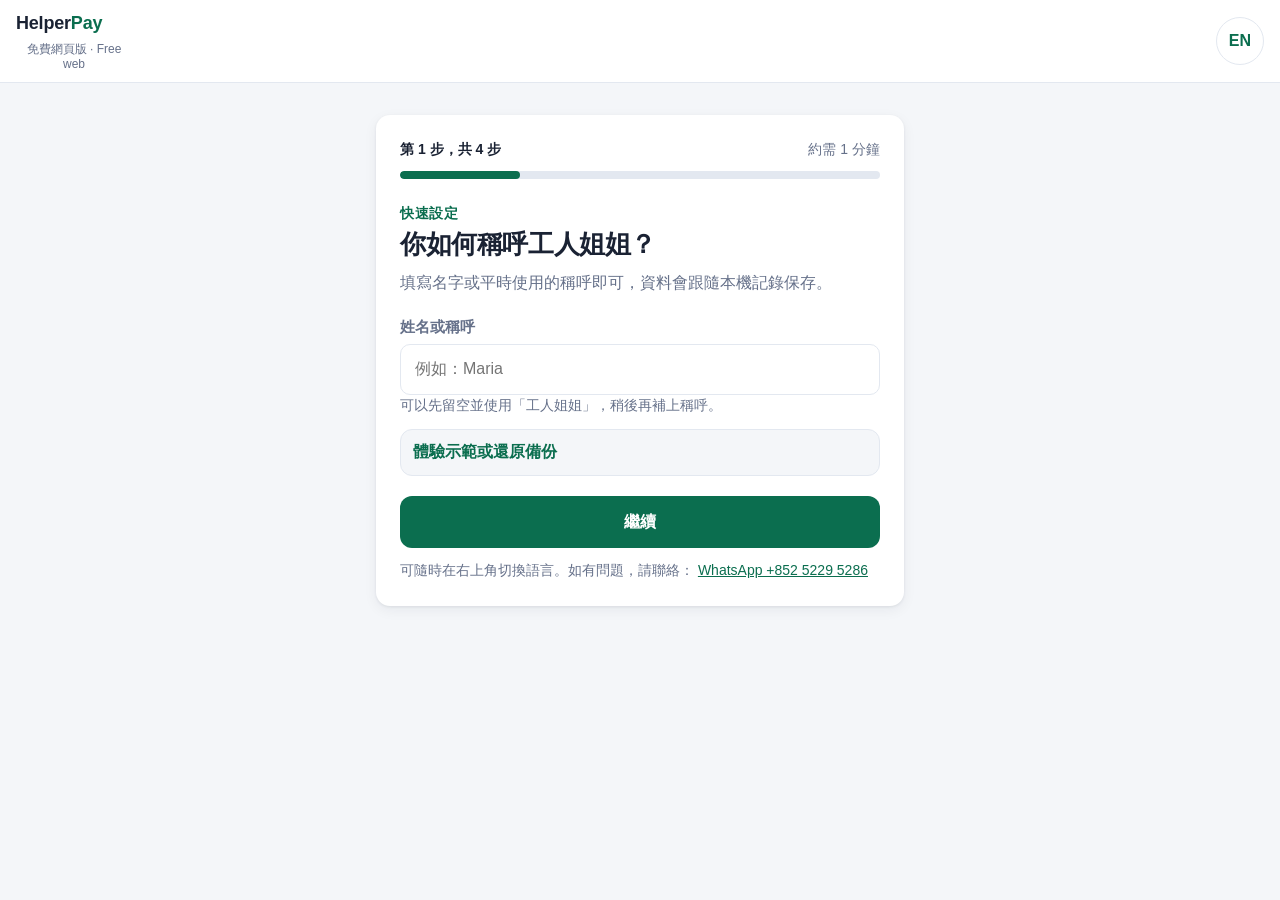
<file: index.html>
<!DOCTYPE html>
<html lang="zh-HK">
<head>
  <meta charset="UTF-8">
  <meta name="viewport" content="width=device-width, initial-scale=1, viewport-fit=cover">
  <meta name="theme-color" content="#0b6e4f">
  <meta name="apple-mobile-web-app-capable" content="yes">
  <meta name="apple-mobile-web-app-status-bar-style" content="default">
  <meta name="apple-mobile-web-app-title" content="HelperPay">
  <title>HelperPay — 工人姐姐薪金助手</title>
  <link rel="manifest" href="manifest.webmanifest">
  <link rel="icon" href="icon-32.png" type="image/png" sizes="32x32">
  <link rel="apple-touch-icon" href="icon-180.png" sizes="180x180">
  <link rel="stylesheet" href="web/20260923-ux-22/app.css">
<link rel="stylesheet" href="web/20260923-ux-22/web.css"><meta name="helperpay-build" content="20260923-ux-22"></head>
<body>
  <header id="topbar">
    <div class="brand-area">
      <div class="brand">Helper<span>Pay</span></div><span class="web-free-label">免費網頁版 · Free web</span>
      <button id="helper-switch" class="helper-switch" type="button" style="display:none" aria-label="切換工人姐姐"></button>
    </div>
    <div class="topbar-actions">
      <button id="language-toggle" class="header-language" type="button" data-language="zh-HK" aria-label="Switch language">繁中</button>
      <button id="mode-chip" class="mode-chip" style="display:none" aria-label="Employer">
        <span class="mode-chip-icon" aria-hidden="true">🔑</span><span class="mode-chip-label">Employer</span>
      </button>
    </div>
  </header>

  <main id="view"><p class="card">載入免費新版中… Loading the free update…<br>如未能載入，請連線後重試，切勿清除網站資料。 If loading fails, reconnect and reload; do not clear website data.</p></main><noscript>請啟用 JavaScript 以使用本機計算器。 Please enable JavaScript.</noscript>

  <nav id="tabbar" style="display:none"></nav>

  <div id="sheet-root"></div>

  <script src="web/20260923-ux-22/analytics.js"></script>
  <script src="web/20260923-ux-22/legal-model.js"></script>
  <script src="web/20260923-ux-22/contract-history.js"></script>
  <script src="web/20260923-ux-22/payment-ledger.js"></script>
  <script src="web/20260923-ux-22/engine.js"></script>
  <script src="web/20260923-ux-22/holidays.js"></script>
  <script src="web/20260923-ux-22/holiday-review.js"></script>
  <script src="web/20260923-ux-22/compliance.js"></script>
  <script src="web/20260923-ux-22/store.js"></script>
  <script src="web/20260923-ux-22/i18n.js"></script>
  <script src="web/20260923-ux-22/language.js"></script>
  <script src="web/20260923-ux-22/entry.js" data-web-app="web/20260923-ux-22/app.js"></script>
</body>
</html>
</file>
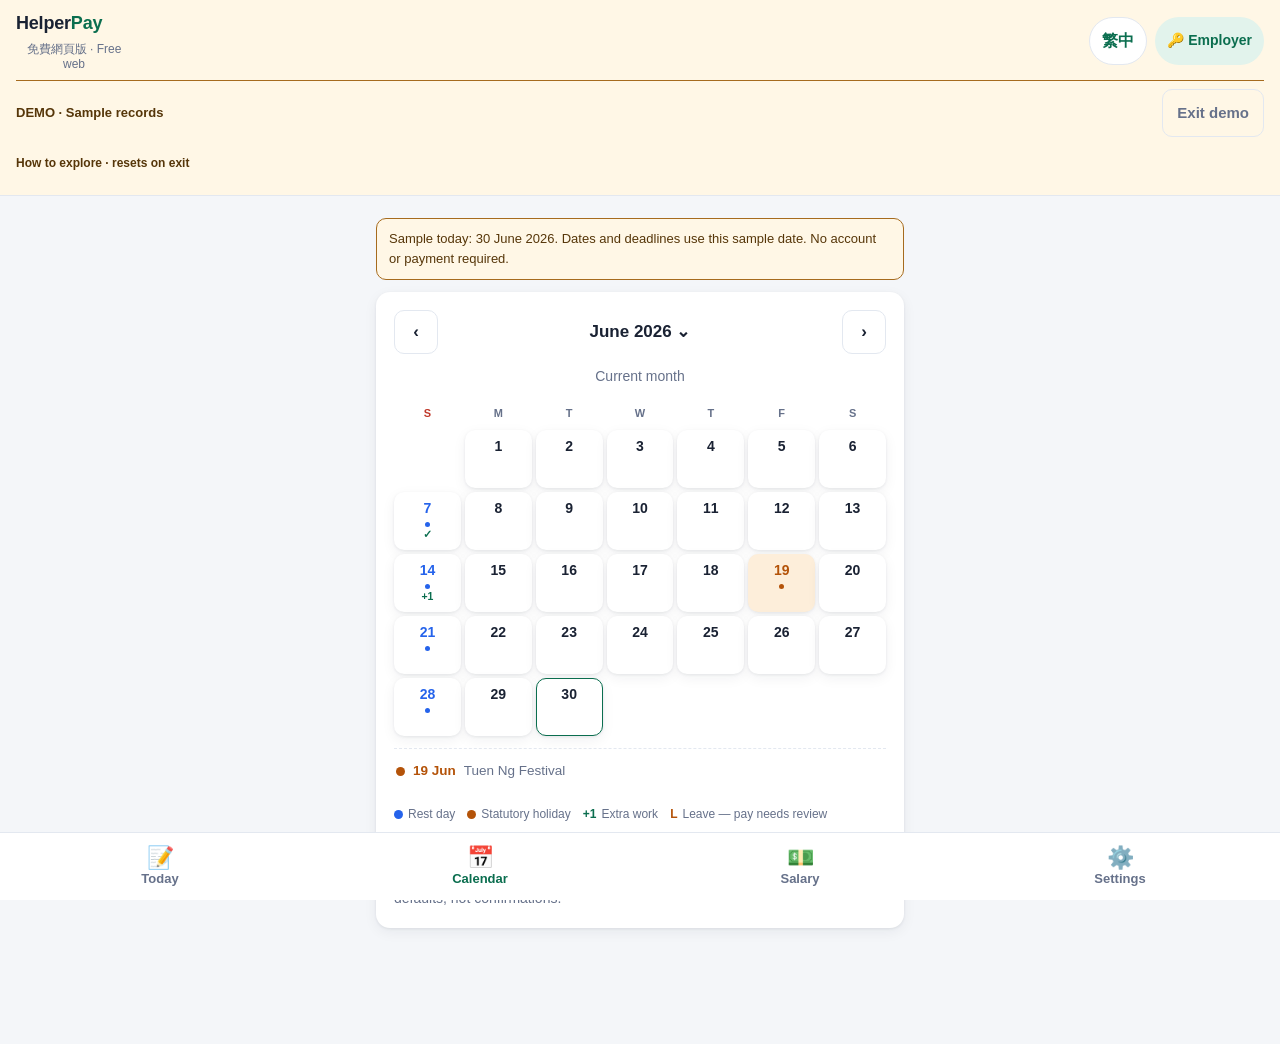
<file: demo.html>
<!DOCTYPE html>
<html lang="zh-HK">
<head>
  <meta charset="UTF-8">
  <meta name="viewport" content="width=device-width, initial-scale=1, viewport-fit=cover">
  <meta name="theme-color" content="#0b6e4f">
  <meta name="apple-mobile-web-app-capable" content="yes">
  <meta name="apple-mobile-web-app-status-bar-style" content="default">
  <meta name="apple-mobile-web-app-title" content="HelperPay">
  <title>HelperPay — 工人姐姐薪金助手</title>
  <link rel="manifest" href="manifest.webmanifest">
  <link rel="icon" href="icon-32.png" type="image/png" sizes="32x32">
  <link rel="apple-touch-icon" href="icon-180.png" sizes="180x180">
  <link rel="stylesheet" href="web/20260923-ux-22/app.css">
<link rel="stylesheet" href="web/20260923-ux-22/web.css"><meta name="helperpay-build" content="20260923-ux-22"><link rel="stylesheet" href="web/20260923-ux-22/demo.css"></head>
<body>
  <header id="topbar">
    <div class="brand-area">
      <div class="brand">Helper<span>Pay</span></div><span class="web-free-label">免費網頁版 · Free web</span>
      <button id="helper-switch" class="helper-switch" type="button" style="display:none" aria-label="切換工人姐姐"></button>
    </div>
    <div class="topbar-actions">
      <button id="language-toggle" class="header-language" type="button" data-language="zh-HK" aria-label="Switch language">繁中</button>
      <button id="mode-chip" class="mode-chip" style="display:none" aria-label="Employer">
        <span class="mode-chip-icon" aria-hidden="true">🔑</span><span class="mode-chip-label">Employer</span>
      </button>
    </div>
  </header>

  <main id="view"><p class="card">載入免費新版中… Loading the free update…<br>如未能載入，請連線後重試，切勿清除網站資料。 If loading fails, reconnect and reload; do not clear website data.</p></main><noscript>請啟用 JavaScript 以使用本機計算器。 Please enable JavaScript.</noscript>

  <nav id="tabbar" style="display:none"></nav>

  <div id="sheet-root"></div>


  <script src="web/20260923-ux-22/legal-model.js"></script>
  <script src="web/20260923-ux-22/contract-history.js"></script>
  <script src="web/20260923-ux-22/payment-ledger.js"></script>
  <script src="web/20260923-ux-22/engine.js"></script>
  <script src="web/20260923-ux-22/holidays.js"></script>
  <script src="web/20260923-ux-22/holiday-review.js"></script>
  <script src="web/20260923-ux-22/compliance.js"></script>

  <script src="web/20260923-ux-22/i18n.js"></script>
  <script src="web/20260923-ux-22/language.js"></script>
  <script src="web/20260923-ux-22/demo-entry.js"></script><script src="web/20260923-ux-22/demo-app.js"></script>
</body>
</html>
</file>
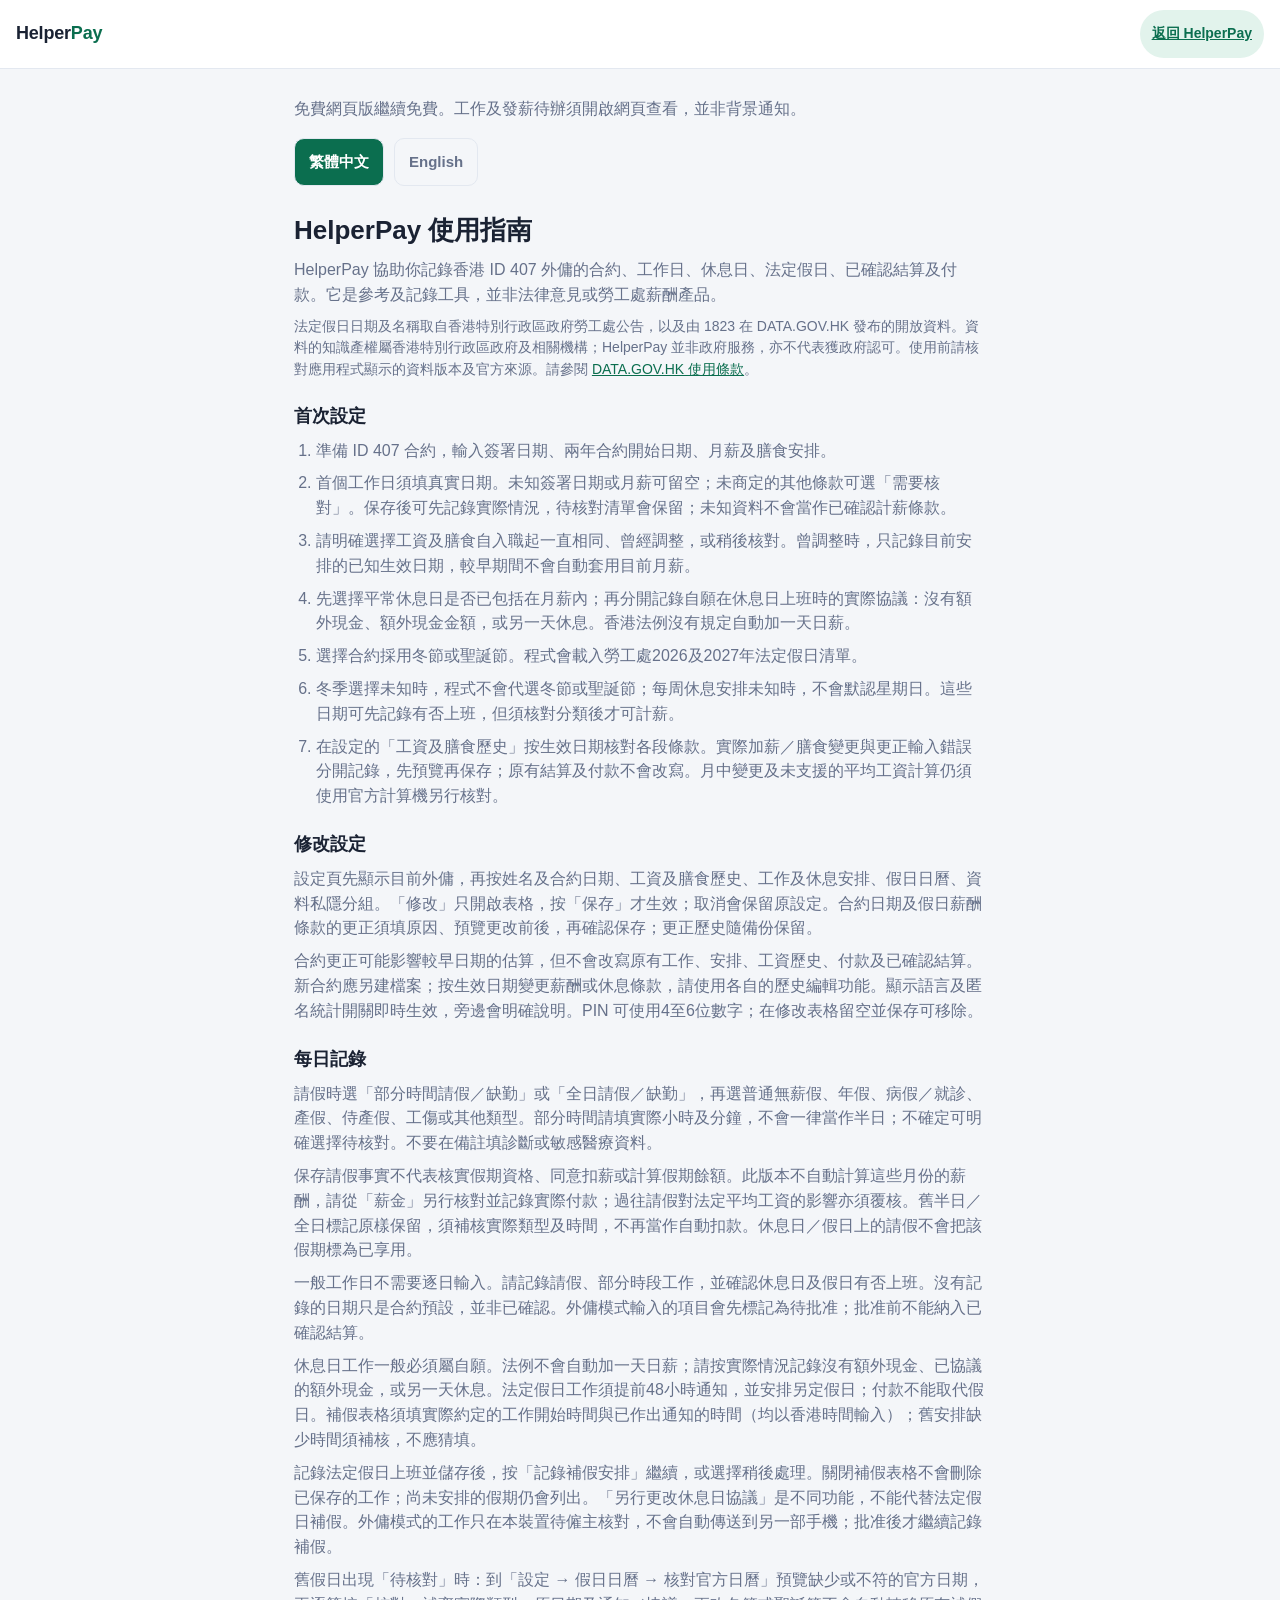
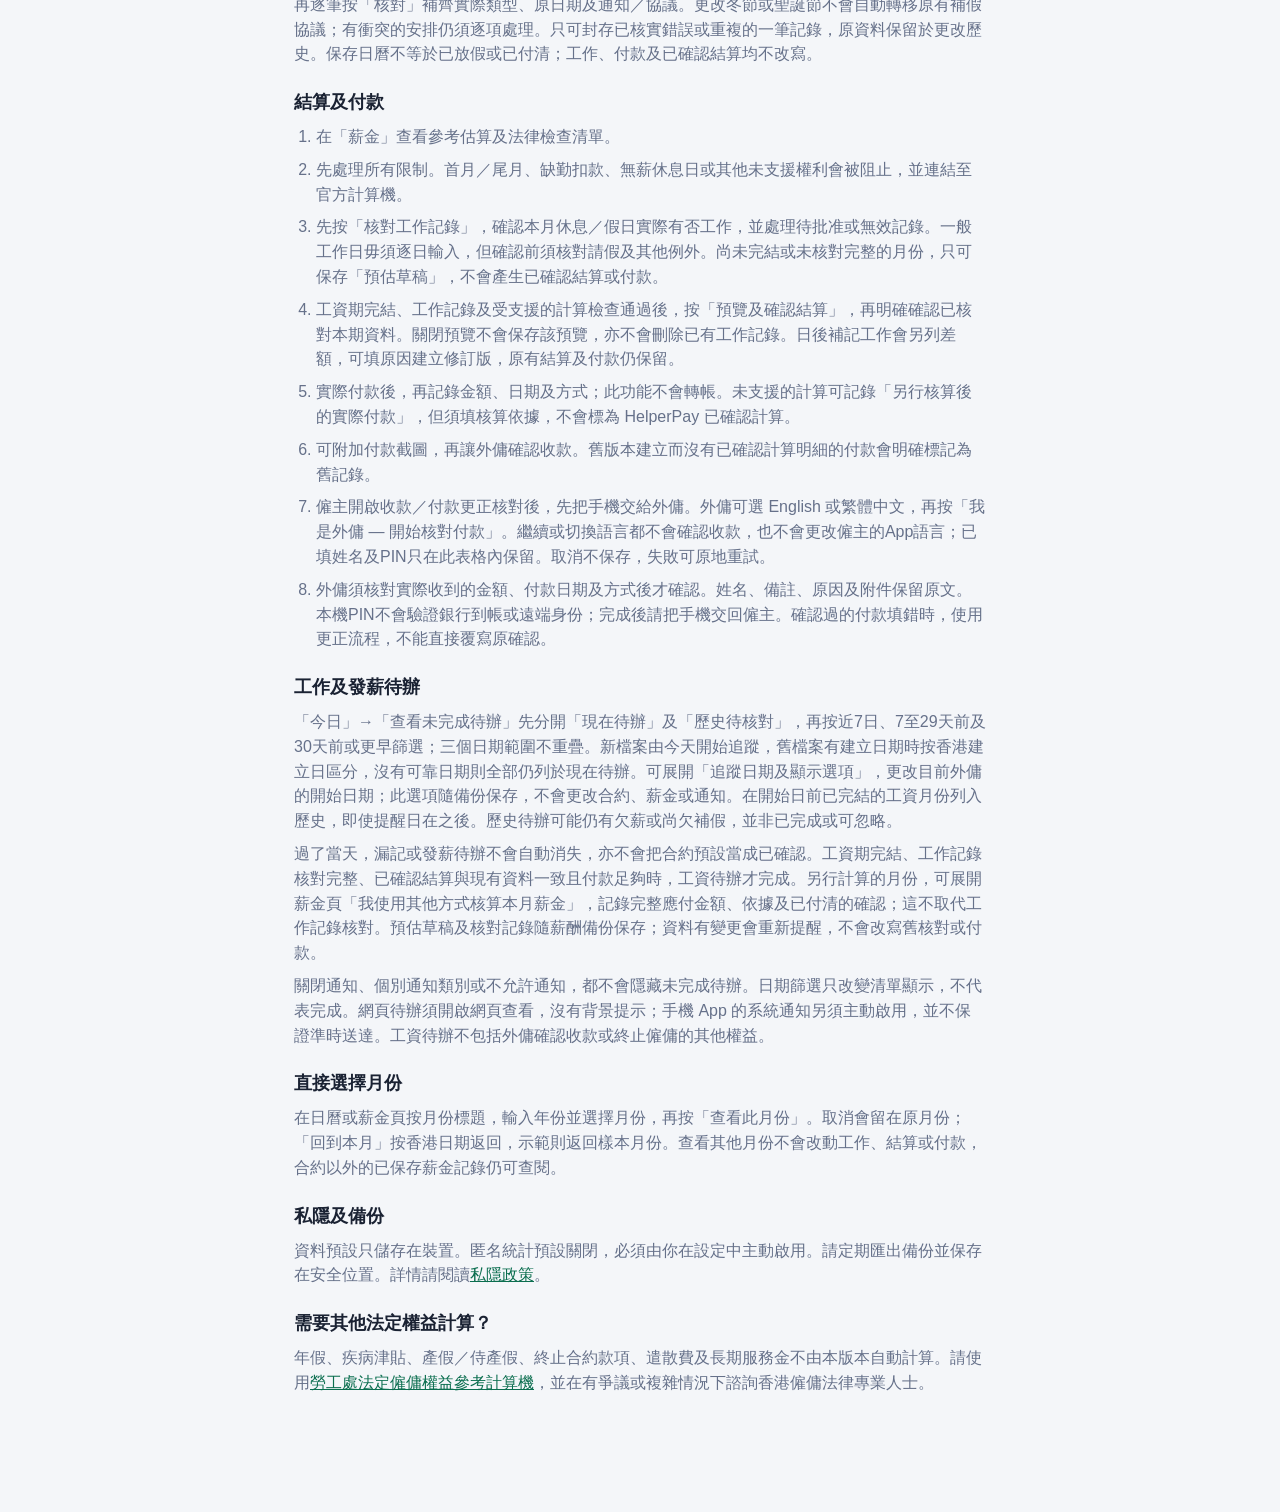
<file: guide.html>
<!DOCTYPE html>
<html lang="zh-HK">
<head>
  <meta charset="UTF-8">
  <meta name="viewport" content="width=device-width, initial-scale=1, viewport-fit=cover">
  <meta name="theme-color" content="#0b6e4f">
  <title>HelperPay 使用指南 · User Guide</title>
  <link rel="stylesheet" href="web/20260923-ux-22/app.css">
  <script src="web/20260923-ux-22/language.js" defer></script>
  <style>
    .guide { max-width: 720px; margin: 0 auto; padding: 20px 14px 48px; }
    .guide h1 { font-size: 26px; }
    .guide h2 { margin-top: 22px; font-size: 18px; }
    .guide p, .guide li { margin-top: 8px; color: var(--muted); }
    .guide ol, .guide ul { padding-left: 22px; }
    .guide a { color: var(--accent); }
    .guide .lang { border-top: 1px solid var(--line); margin-top: 28px; padding-top: 24px; }
  </style>
</head>
<body data-language-page="guide" data-title-zh="HelperPay 使用指南" data-title-en="HelperPay User Guide">
  <header id="topbar"><div class="brand">Helper<span>Pay</span></div><a href="index.html?lang=zh-HK" data-page-return class="mode-chip">返回 · Back</a></header>
  <main class="guide"><p data-page-language="zh-HK">免費網頁版繼續免費。工作及發薪待辦須開啟網頁查看，並非背景通知。</p><p data-page-language="en">Free web access continues; check-ins are in-page only, not background alerts.</p>
    <nav class="page-language-controls" data-page-switcher aria-label="Language / 語言" hidden><button class="btn ghost compact" data-page-switch="zh-HK">繁體中文</button><button class="btn ghost compact" data-page-switch="en">English</button></nav>
    <section lang="zh-HK" data-page-language="zh-HK">
      <h1>HelperPay 使用指南</h1>
      <p>HelperPay 協助你記錄香港 ID 407 外傭的合約、工作日、休息日、法定假日、已確認結算及付款。它是參考及記錄工具，並非法律意見或勞工處薪酬產品。</p>
      <p class="small muted">法定假日日期及名稱取自香港特別行政區政府勞工處公告，以及由 1823 在 DATA.GOV.HK 發布的開放資料。資料的知識產權屬香港特別行政區政府及相關機構；HelperPay 並非政府服務，亦不代表獲政府認可。使用前請核對應用程式顯示的資料版本及官方來源。請參閱 <a href="https://data.gov.hk/tc/terms-and-conditions" target="_blank" rel="noopener">DATA.GOV.HK 使用條款</a>。</p>

      <h2>首次設定</h2>
      <ol>
        <li>準備 ID 407 合約，輸入簽署日期、兩年合約開始日期、月薪及膳食安排。</li>
        <li>首個工作日須填真實日期。未知簽署日期或月薪可留空；未商定的其他條款可選「需要核對」。保存後可先記錄實際情況，待核對清單會保留；未知資料不會當作已確認計薪條款。</li>
        <li>請明確選擇工資及膳食自入職起一直相同、曾經調整，或稍後核對。曾調整時，只記錄目前安排的已知生效日期，較早期間不會自動套用目前月薪。</li>
        <li>先選擇平常休息日是否已包括在月薪內；再分開記錄自願在休息日上班時的實際協議：沒有額外現金、額外現金金額，或另一天休息。香港法例沒有規定自動加一天日薪。</li>
        <li>選擇合約採用冬節或聖誕節。程式會載入勞工處2026及2027年法定假日清單。</li>
        <li>冬季選擇未知時，程式不會代選冬節或聖誕節；每周休息安排未知時，不會默認星期日。這些日期可先記錄有否上班，但須核對分類後才可計薪。</li>
        <li>在設定的「工資及膳食歷史」按生效日期核對各段條款。實際加薪／膳食變更與更正輸入錯誤分開記錄，先預覽再保存；原有結算及付款不會改寫。月中變更及未支援的平均工資計算仍須使用官方計算機另行核對。</li>
      </ol>

      <h2>修改設定</h2>
      <p>設定頁先顯示目前外傭，再按姓名及合約日期、工資及膳食歷史、工作及休息安排、假日日曆、資料私隱分組。「修改」只開啟表格，按「保存」才生效；取消會保留原設定。合約日期及假日薪酬條款的更正須填原因、預覽更改前後，再確認保存；更正歷史隨備份保留。</p>
      <p>合約更正可能影響較早日期的估算，但不會改寫原有工作、安排、工資歷史、付款及已確認結算。新合約應另建檔案；按生效日期變更薪酬或休息條款，請使用各自的歷史編輯功能。顯示語言及匿名統計開關即時生效，旁邊會明確說明。PIN 可使用4至6位數字；在修改表格留空並保存可移除。</p>

      <h2>每日記錄</h2>
      <p>請假時選「部分時間請假／缺勤」或「全日請假／缺勤」，再選普通無薪假、年假、病假／就診、產假、侍產假、工傷或其他類型。部分時間請填實際小時及分鐘，不會一律當作半日；不確定可明確選擇待核對。不要在備註填診斷或敏感醫療資料。</p>
      <p>保存請假事實不代表核實假期資格、同意扣薪或計算假期餘額。此版本不自動計算這些月份的薪酬，請從「薪金」另行核對並記錄實際付款；過往請假對法定平均工資的影響亦須覆核。舊半日／全日標記原樣保留，須補核實際類型及時間，不再當作自動扣款。休息日／假日上的請假不會把該假期標為已享用。</p>
      <p>一般工作日不需要逐日輸入。請記錄請假、部分時段工作，並確認休息日及假日有否上班。沒有記錄的日期只是合約預設，並非已確認。外傭模式輸入的項目會先標記為待批准；批准前不能納入已確認結算。</p>
      <p>休息日工作一般必須屬自願。法例不會自動加一天日薪；請按實際情況記錄沒有額外現金、已協議的額外現金，或另一天休息。法定假日工作須提前48小時通知，並安排另定假日；付款不能取代假日。補假表格須填實際約定的工作開始時間與已作出通知的時間（均以香港時間輸入）；舊安排缺少時間須補核，不應猜填。</p>
      <p>記錄法定假日上班並儲存後，按「記錄補假安排」繼續，或選擇稍後處理。關閉補假表格不會刪除已保存的工作；尚未安排的假期仍會列出。「另行更改休息日協議」是不同功能，不能代替法定假日補假。外傭模式的工作只在本裝置待僱主核對，不會自動傳送到另一部手機；批准後才繼續記錄補假。</p>
      <p>舊假日出現「待核對」時：到「設定 → 假日日曆 → 核對官方日曆」預覽缺少或不符的官方日期，再逐筆按「核對」補齊實際類型、原日期及通知／協議。更改冬節或聖誕節不會自動轉移原有補假協議；有衝突的安排仍須逐項處理。只可封存已核實錯誤或重複的一筆記錄，原資料保留於更改歷史。保存日曆不等於已放假或已付清；工作、付款及已確認結算均不改寫。</p>

      <h2>結算及付款</h2>
      <ol>
        <li>在「薪金」查看參考估算及法律檢查清單。</li>
        <li>先處理所有限制。首月／尾月、缺勤扣款、無薪休息日或其他未支援權利會被阻止，並連結至官方計算機。</li>
        <li>先按「核對工作記錄」，確認本月休息／假日實際有否工作，並處理待批准或無效記錄。一般工作日毋須逐日輸入，但確認前須核對請假及其他例外。尚未完結或未核對完整的月份，只可保存「預估草稿」，不會產生已確認結算或付款。</li>
        <li>工資期完結、工作記錄及受支援的計算檢查通過後，按「預覽及確認結算」，再明確確認已核對本期資料。關閉預覽不會保存該預覽，亦不會刪除已有工作記錄。日後補記工作會另列差額，可填原因建立修訂版，原有結算及付款仍保留。</li>
        <li>實際付款後，再記錄金額、日期及方式；此功能不會轉帳。未支援的計算可記錄「另行核算後的實際付款」，但須填核算依據，不會標為 HelperPay 已確認計算。</li>
        <li>可附加付款截圖，再讓外傭確認收款。舊版本建立而沒有已確認計算明細的付款會明確標記為舊記錄。</li>
        <li>僱主開啟收款／付款更正核對後，先把手機交給外傭。外傭可選 English 或繁體中文，再按「我是外傭 — 開始核對付款」。繼續或切換語言都不會確認收款，也不會更改僱主的App語言；已填姓名及PIN只在此表格內保留。取消不保存，失敗可原地重試。</li>
        <li>外傭須核對實際收到的金額、付款日期及方式後才確認。姓名、備註、原因及附件保留原文。本機PIN不會驗證銀行到帳或遠端身份；完成後請把手機交回僱主。確認過的付款填錯時，使用更正流程，不能直接覆寫原確認。</li>
      </ol>

      <h2>工作及發薪待辦</h2>
      <p>「今日」→「查看未完成待辦」先分開「現在待辦」及「歷史待核對」，再按近7日、7至29天前及30天前或更早篩選；三個日期範圍不重疊。新檔案由今天開始追蹤，舊檔案有建立日期時按香港建立日區分，沒有可靠日期則全部仍列於現在待辦。可展開「追蹤日期及顯示選項」，更改目前外傭的開始日期；此選項隨備份保存，不會更改合約、薪金或通知。在開始日前已完結的工資月份列入歷史，即使提醒日在之後。歷史待辦可能仍有欠薪或尚欠補假，並非已完成或可忽略。</p>
      <p>過了當天，漏記或發薪待辦不會自動消失，亦不會把合約預設當成已確認。工資期完結、工作記錄核對完整、已確認結算與現有資料一致且付款足夠時，工資待辦才完成。另行計算的月份，可展開薪金頁「我使用其他方式核算本月薪金」，記錄完整應付金額、依據及已付清的確認；這不取代工作記錄核對。預估草稿及核對記錄隨薪酬備份保存；資料有變更會重新提醒，不會改寫舊核對或付款。</p>
      <p>關閉通知、個別通知類別或不允許通知，都不會隱藏未完成待辦。日期篩選只改變清單顯示，不代表完成。網頁待辦須開啟網頁查看，沒有背景提示；手機 App 的系統通知另須主動啟用，並不保證準時送達。工資待辦不包括外傭確認收款或終止僱傭的其他權益。</p>
      <h2>直接選擇月份</h2>
      <p>在日曆或薪金頁按月份標題，輸入年份並選擇月份，再按「查看此月份」。取消會留在原月份；「回到本月」按香港日期返回，示範則返回樣本月份。查看其他月份不會改動工作、結算或付款，合約以外的已保存薪金記錄仍可查閱。</p>
      <h2>私隱及備份</h2>
      <p>資料預設只儲存在裝置。匿名統計預設關閉，必須由你在設定中主動啟用。請定期匯出備份並保存在安全位置。詳情請閱讀<a href="privacy.html?lang=zh-HK" data-local-page="privacy.html">私隱政策</a>。</p>

      <h2>需要其他法定權益計算？</h2>
      <p>年假、疾病津貼、產假／侍產假、終止合約款項、遣散費及長期服務金不由本版本自動計算。請使用<a href="https://www.labour.gov.hk/tc/labour/Statutory_Employment_Entitlements_Reference_Calculator.htm" target="_blank" rel="noopener">勞工處法定僱傭權益參考計算機</a>，並在有爭議或複雜情況下諮詢香港僱傭法律專業人士。</p>
    </section>

    <section class="lang" lang="en" data-page-language="en">
      <h1>HelperPay User Guide</h1>
      <p>HelperPay helps record a Hong Kong ID 407 helper’s contract, working days, rest days, statutory holidays, confirmed statements and payments. It is a reference and record-keeping tool, not legal advice or a Labour Department payroll product.</p>
      <p class="small muted">Statutory-holiday dates and names are sourced from Hong Kong SAR Government Labour Department notices and open data published by 1823 on DATA.GOV.HK. Intellectual-property rights in that data remain with the Hong Kong SAR Government and relevant organisations. HelperPay is not a government service and is not government-endorsed. Check the displayed data version and official sources before relying on a date. See the <a href="https://data.gov.hk/en/terms-and-conditions" target="_blank" rel="noopener">DATA.GOV.HK Terms and Conditions of Use</a>.</p>

      <h2>First setup</h2>
      <ol>
        <li>Have the ID 407 contract ready. Enter its signing date, two-year start date, monthly wage and food arrangement.</li>
        <li>Use the actual first work day. Leave an unknown signed date or wage blank; select “need to check” for unagreed terms. Saving lets you record facts while pending details remain visible; unknown details are not confirmed payroll terms.</li>
        <li>Explicitly choose whether wage and food terms have always been the same, changed, or need checking later. For changed terms, record only the known effective date of the current arrangement; earlier periods never inherit the current wage automatically.</li>
        <li>Select whether normal rest days are included in monthly pay. Separately record what was actually agreed for voluntary rest-day work: no extra cash, an extra cash amount, or another rest day. Hong Kong law does not impose one automatic day-rate payment.</li>
        <li>Choose Winter Solstice or Christmas Day. The app loads the Labour Department’s 2026 and 2027 statutory-holiday lists.</li>
        <li>An unknown winter choice does not default to either day, and an unknown weekly rest pattern does not default to Sunday. You can record whether work occurred, but its classification must be checked before payroll is confirmed.</li>
        <li>Review each effective period in Settings → Wage &amp; food history. Record actual changes separately from corrections of input mistakes, then preview and confirm. Existing statements and payments are retained. Mid-month changes and unsupported statutory average-wage calculations still require separate review with the official calculator.</li>
      </ol>

      <h2>Changing settings</h2>
      <p>Settings shows the current helper first, then groups names/contract dates, wage/food history, work/rest arrangements, holidays and data/privacy. Edit opens a form; only Save applies its changes. Cancel keeps the original settings. Correcting contract dates or holiday payment terms requires a reason and a before/after preview. Correction history is included in backups.</p>
      <p>Contract-wide corrections can affect estimates for earlier dates, but do not rewrite work, arrangements, wage histories, payments or confirmed statements. Create another profile for a new contract. Use the separate history editors for effective-dated wage/rest changes. Display language and anonymous-statistics switches apply immediately, as labelled. PINs use4–6digits; leave a PIN blank in its editor and save to remove it.</p>

      <h2>Daily records</h2>
      <p>For leave, choose Leave / absence for part of the day or the whole day, then select ordinary unpaid leave, annual leave, sick leave / medical absence, maternity, paternity, work injury or another category. Enter actual hours and minutes for part-day absence; it is never automatically treated as half a day. Explicitly select needs checking when unsure. Avoid diagnoses or sensitive medical details in notes.</p>
      <p>Saving leave facts does not verify eligibility, authorise a deduction or calculate leave balances. This release does not calculate pay for these months; use Salary to review pay separately and record the actual payment. Prior leave can also require statutory average-wage review. Old half/full-day markers are retained and need their actual type and duration checked; they no longer generate automatic deductions. Leave entered on a rest day or holiday does not mark that entitlement as taken.</p>
      <p>Normal working days need no daily entry. Record leave and partial days, and confirm whether rest days and holidays were worked or taken off. An unmarked day is a contract default, not a confirmation. Entries made in Helper mode stay pending until the employer approves them; they cannot be included in a confirmed statement until approved.</p>
      <p>Rest-day work must normally be voluntary. The law does not automatically add one day’s salary: record no extra cash, the cash amount actually agreed, or another agreed rest day. Statutory-holiday work needs 48 hours’ notice and an alternative holiday; cash cannot replace the holiday. Enter the actual agreed work start and notice already given in Hong Kong time. Check missing times in older arrangements rather than guessing them.</p>
      <p>After saving statutory-holiday work, choose “Record holiday arrangement” or finish for now. Closing that form keeps the saved work; the unarranged holiday remains outstanding. “Separate rest-day agreement” is a different action and cannot replace the statutory holiday arrangement. Helper-mode entries await employer review on this device, not automatic delivery to another phone. Review the work first, then record the holiday arrangement.</p>
      <p>For older holidays marked for review, open Settings → Holiday calendar → Review official calendar to preview missing or mismatched official dates. Review each flagged record to enter its actual type, source day and notice/agreement. Changing Winter Solstice/Christmas does not transfer an existing day-off agreement. Archive only a checked incorrect or duplicate entry; its original stays in change history. Saving a calendar is not proof of time off or payment. Work, payments and confirmed statements remain unchanged.</p>

      <h2>Statements and payments</h2>
      <ol>
        <li>Open Salary to see a reference estimate and legal-check list.</li>
        <li>Resolve every blocker first. Partial first/final months, absence deductions, unpaid rest days and other unsupported entitlements link to the official calculator.</li>
        <li>Choose Check work records first. Confirm whether each rest day and holiday was worked or taken off, and resolve pending or invalid records. Normal working days need no daily entry, but you must check leave and other exceptions before confirming. An open or incomplete month can only be saved as an estimate draft, never as a confirmed statement or payment.</li>
        <li>Once the wage period ends and the work-record and supported calculation checks pass, choose Preview and confirm statement, then explicitly confirm you reviewed the period. Closing the preview does not save it or delete existing work records. Later changes appear separately; create a revision with a reason. Previous statements and payment links remain intact.</li>
        <li>After making a payment, record its actual amount, date and method; this does not transfer money. Unsupported calculations can use Record an externally calculated payment with a calculation reference, but are not labelled HelperPay-confirmed calculations.</li>
        <li>Optionally attach a payment screenshot, then ask the helper to acknowledge receipt. Payments created by an older version without confirmed calculation details are clearly marked as legacy records.</li>
        <li>When the employer opens a receipt/correction review, hand the phone to the helper. The helper chooses English or繁體中文, then I am the helper — review payment. Continuing or changing language does not acknowledge receipt or change the employer's app language. Entered name/PIN stays only in this form; Cancel saves nothing and a failed save can be retried.</li>
        <li>The helper must check the actual amount received, payment date and method before confirming. Names, notes, reasons and evidence remain in their original language. A local PIN does not verify bank settlement or remote identity. Return the phone to the employer afterwards. Correct an acknowledged payment through its correction workflow, without overwriting the original acknowledgement.</li>
      </ol>

      <h2>Work and payday check-ins</h2>
      <p>Today → Review outstanding tasks separates Current tasks from Earlier history to review. Filter each section by the last 7 days, 7–29 days ago, or 30+ days ago; the three ranges do not overlap. New profiles start tracking today. Older profiles use their Hong Kong creation date when available; without a reliable date all tasks stay in Current. Expand Tracking dates and display options to change the current helper’s start date. This preference is backed up and does not change employment, pay or notifications. Wage months ending before it appear in history even when their reminder is later. Historical tasks may still include unpaid wages or time off; they are not completed or safe to ignore.</p>
      <p>Missed tasks do not disappear after their day; defaults are not confirmations. Wage tasks complete when the period has ended, work records are reviewed, the current confirmed version matches the records and actual recorded payments cover it. For separately calculated months, expand I used another method to calculate this month in Salary: enter the full wage amount, calculation reference and confirmation it has been paid. This does not replace checking work records. Estimate drafts and review records are included in payroll backups; changed records reopen the task without rewriting earlier reviews or payments.</p>
      <p>Turning notifications or individual alert categories off, or denying notification permission, never hides outstanding tasks. Date filters only change the displayed list, not completion. Web check-ins require an open page and have no background alerts; system notifications in the installed app require opt-in and are not guaranteed deadline alerts. Wage tasks do not complete helper receipt acknowledgement or other termination entitlements.</p>
      <h2>Jump to a month</h2>
      <p>Tap the month heading in Calendar or Salary, enter a year, choose a month and select View this month. Cancel keeps the original month. Back to current month uses the Hong Kong date, or the sample date in demo mode. Navigation does not change work, statements or payments; saved salary history outside the current contract remains available.</p>
      <h2>Privacy and backups</h2>
      <p>Data stays on the device by default. Anonymous statistics are off by default and require your opt-in under Settings. Export backups regularly and keep them secure. Read the <a href="privacy.html?lang=en" data-local-page="privacy.html">Privacy Policy</a>.</p>

      <h2>Other statutory entitlements</h2>
      <p>This release does not automatically calculate annual leave, sickness allowance, maternity/paternity pay, termination payments, severance or long-service payment. Use the <a href="https://www.lr.labour.gov.hk/web/en/calculator/index.html" target="_blank" rel="noopener">Labour Department Statutory Employment Entitlements Reference Calculator</a> and seek qualified Hong Kong employment-law advice for disputed or complex cases.</p>
    </section>
  </main>
</body>
</html>
</file>
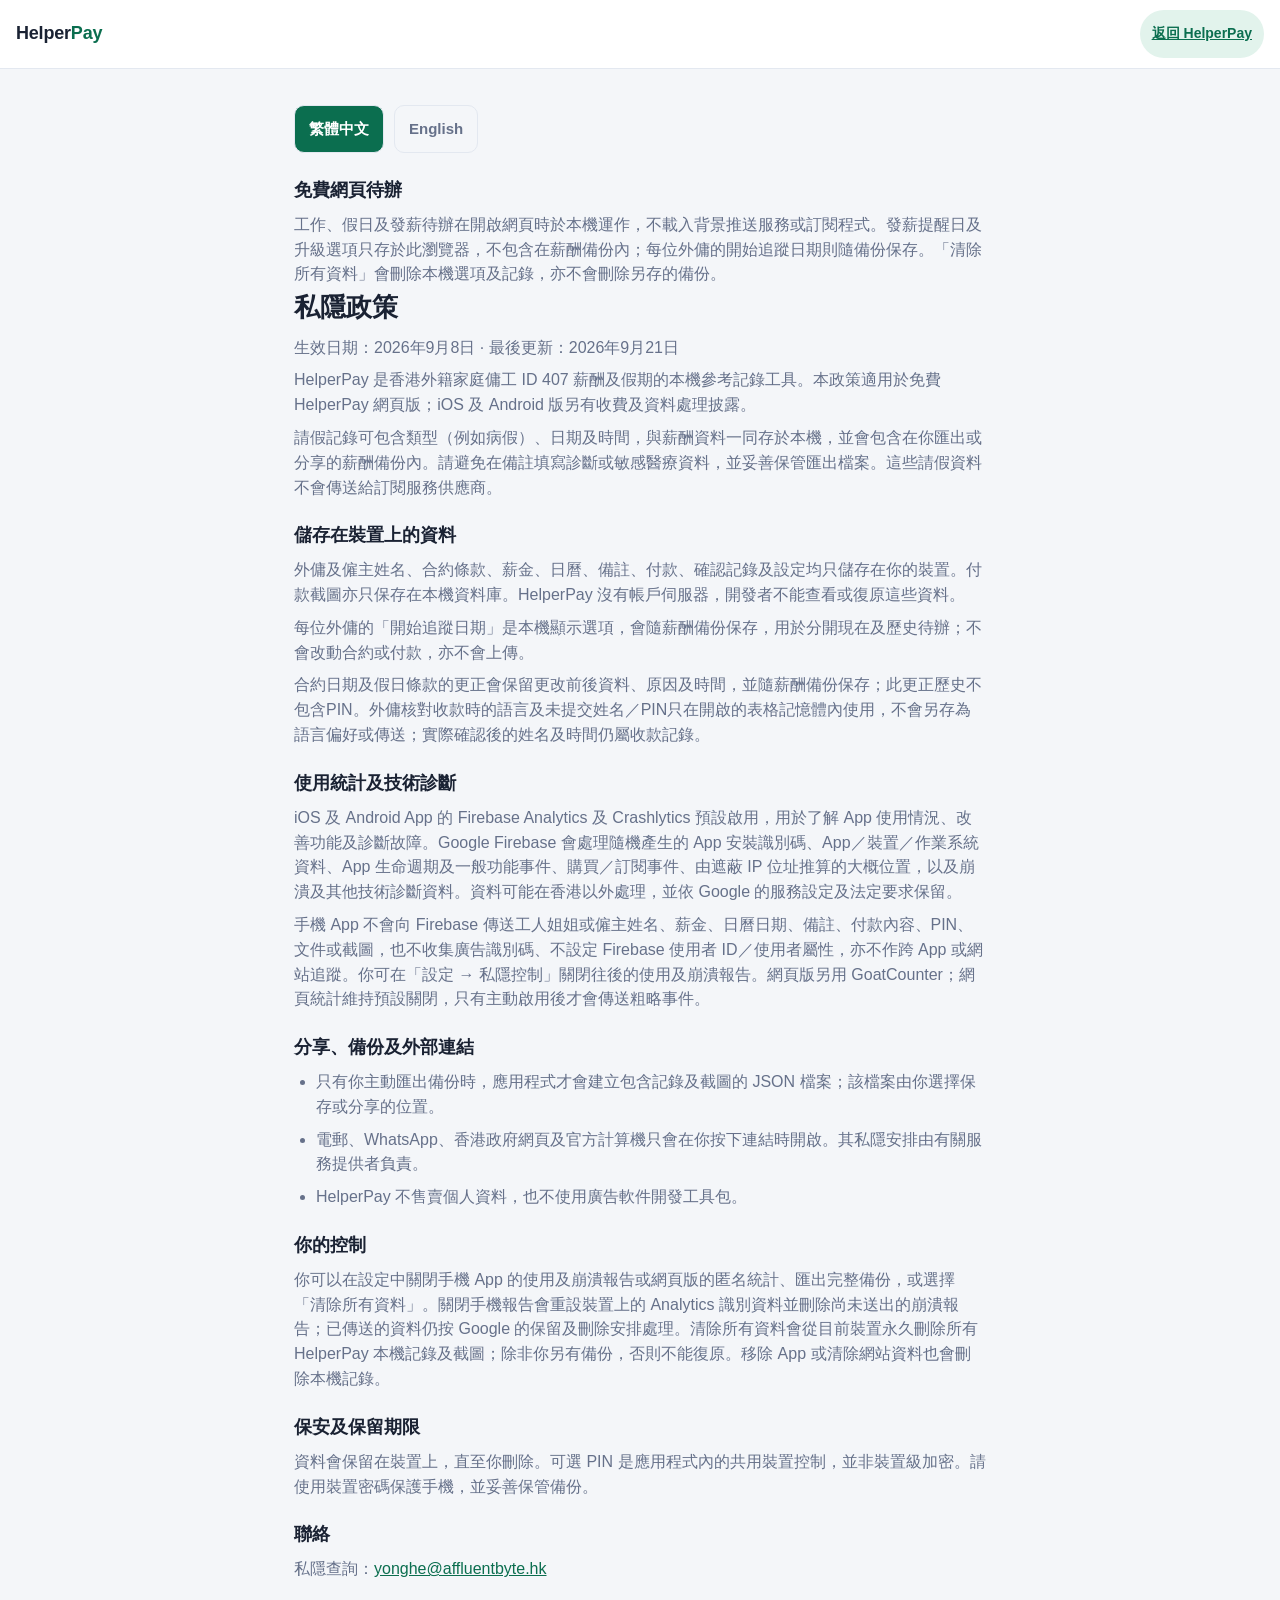
<file: privacy.html>
<!DOCTYPE html>
<html lang="zh-HK">
<head>
  <meta charset="UTF-8">
  <meta name="viewport" content="width=device-width, initial-scale=1, viewport-fit=cover">
  <meta name="theme-color" content="#0b6e4f">
  <title>HelperPay Privacy Policy · 私隱政策</title>
  <link rel="stylesheet" href="web/20260923-ux-22/app.css">
  <script src="web/20260923-ux-22/language.js" defer></script>
  <style>
    .policy { max-width: 720px; margin: 0 auto; padding: 20px 14px 48px; }
    .policy h1 { font-size: 26px; margin-bottom: 4px; }
    .policy h2 { margin-top: 22px; font-size: 18px; }
    .policy p, .policy li { margin-top: 8px; color: var(--muted); }
    .policy ul { padding-left: 22px; }
    .policy .lang { border-top: 1px solid var(--line); margin-top: 28px; padding-top: 24px; }
    .policy a { color: var(--accent); }
  </style>
</head>
<body data-language-page="privacy" data-title-zh="HelperPay 私隱政策" data-title-en="HelperPay Privacy Policy">
  <header id="topbar"><div class="brand">Helper<span>Pay</span></div><a href="index.html?lang=zh-HK" data-page-return class="mode-chip">返回 · Back</a></header>
  <main class="policy">
    <nav class="page-language-controls" data-page-switcher aria-label="Language / 語言" hidden><button class="btn ghost compact" data-page-switch="zh-HK">繁體中文</button><button class="btn ghost compact" data-page-switch="en">English</button></nav><section><h2><span data-page-language="en">Free web check-ins</span><span data-page-language="zh-HK">免費網頁待辦</span></h2><p data-page-language="en">Work, holiday and payday check-ins run locally while the page is open. No background push service or subscription SDK is loaded. Payday-reminder and upgrade preferences stay in this browser, outside payroll backups. The per-helper tracking start date is included in backups. Erase all data removes local preferences and records, not files you saved elsewhere.</p><p data-page-language="zh-HK">工作、假日及發薪待辦在開啟網頁時於本機運作，不載入背景推送服務或訂閱程式。發薪提醒日及升級選項只存於此瀏覽器，不包含在薪酬備份內；每位外傭的開始追蹤日期則隨備份保存。「清除所有資料」會刪除本機選項及記錄，亦不會刪除另存的備份。</p></section>
    <section lang="zh-HK" data-page-language="zh-HK">
      <h1>私隱政策</h1>
      <p>生效日期：2026年9月8日 · 最後更新：2026年9月21日</p>
      <p>HelperPay 是香港外籍家庭傭工 ID 407 薪酬及假期的本機參考記錄工具。本政策適用於免費 HelperPay 網頁版；iOS 及 Android 版另有收費及資料處理披露。</p>
      <p>請假記錄可包含類型（例如病假）、日期及時間，與薪酬資料一同存於本機，並會包含在你匯出或分享的薪酬備份內。請避免在備註填寫診斷或敏感醫療資料，並妥善保管匯出檔案。這些請假資料不會傳送給訂閱服務供應商。</p>

      <h2>儲存在裝置上的資料</h2>
      <p>外傭及僱主姓名、合約條款、薪金、日曆、備註、付款、確認記錄及設定均只儲存在你的裝置。付款截圖亦只保存在本機資料庫。HelperPay 沒有帳戶伺服器，開發者不能查看或復原這些資料。</p>
      <p>每位外傭的「開始追蹤日期」是本機顯示選項，會隨薪酬備份保存，用於分開現在及歷史待辦；不會改動合約或付款，亦不會上傳。</p>
      <p>合約日期及假日條款的更正會保留更改前後資料、原因及時間，並隨薪酬備份保存；此更正歷史不包含PIN。外傭核對收款時的語言及未提交姓名／PIN只在開啟的表格記憶體內使用，不會另存為語言偏好或傳送；實際確認後的姓名及時間仍屬收款記錄。</p>

      <h2>使用統計及技術診斷</h2>
      <p>iOS 及 Android App 的 Firebase Analytics 及 Crashlytics 預設啟用，用於了解 App 使用情況、改善功能及診斷故障。Google Firebase 會處理隨機產生的 App 安裝識別碼、App／裝置／作業系統資料、App 生命週期及一般功能事件、購買／訂閱事件、由遮蔽 IP 位址推算的大概位置，以及崩潰及其他技術診斷資料。資料可能在香港以外處理，並依 Google 的服務設定及法定要求保留。</p>
      <p>手機 App 不會向 Firebase 傳送工人姐姐或僱主姓名、薪金、日曆日期、備註、付款內容、PIN、文件或截圖，也不收集廣告識別碼、不設定 Firebase 使用者 ID／使用者屬性，亦不作跨 App 或網站追蹤。你可在「設定 → 私隱控制」關閉往後的使用及崩潰報告。網頁版另用 GoatCounter；網頁統計維持預設關閉，只有主動啟用後才會傳送粗略事件。</p>

      <h2>分享、備份及外部連結</h2>
      <ul>
        <li>只有你主動匯出備份時，應用程式才會建立包含記錄及截圖的 JSON 檔案；該檔案由你選擇保存或分享的位置。</li>
        <li>電郵、WhatsApp、香港政府網頁及官方計算機只會在你按下連結時開啟。其私隱安排由有關服務提供者負責。</li>
        <li>HelperPay 不售賣個人資料，也不使用廣告軟件開發工具包。</li>
      </ul>

      <h2>你的控制</h2>
      <p>你可以在設定中關閉手機 App 的使用及崩潰報告或網頁版的匿名統計、匯出完整備份，或選擇「清除所有資料」。關閉手機報告會重設裝置上的 Analytics 識別資料並刪除尚未送出的崩潰報告；已傳送的資料仍按 Google 的保留及刪除安排處理。清除所有資料會從目前裝置永久刪除所有 HelperPay 本機記錄及截圖；除非你另有備份，否則不能復原。移除 App 或清除網站資料也會刪除本機記錄。</p>

      <h2>保安及保留期限</h2>
      <p>資料會保留在裝置上，直至你刪除。可選 PIN 是應用程式內的共用裝置控制，並非裝置級加密。請使用裝置密碼保護手機，並妥善保管備份。</p>

      <h2>聯絡</h2>
      <p>私隱查詢：<a href="mailto:yonghe@affluentbyte.hk?subject=HelperPay%20privacy">yonghe@affluentbyte.hk</a></p>
    </section>

    <section class="lang" lang="en" data-page-language="en">
      <h1>Privacy Policy</h1>
      <p>Effective: 8 September 2026 · Last updated: 21 September 2026</p>
      <p>HelperPay is an on-device reference and record-keeping tool for Hong Kong ID 407 foreign-domestic-helper pay and leave. This policy covers the free HelperPay web app. Native iOS and Android apps have separate billing disclosures.</p>
      <p>Leave entries may include a category (such as sick leave), date and duration. They stay with your local payroll records and are included when you export or share a payroll backup. Avoid entering diagnoses or sensitive medical details in notes, and protect exported files. These leave details are not sent to the subscription provider.</p>

      <h2>Data stored on your device</h2>
      <p>Helper and employer names, contract terms, wages, calendar entries, notes, payments, approvals and settings stay on your device. Payment screenshots stay in the app’s local database. HelperPay has no account server, so the developer cannot view or recover this data.</p>
      <p>Each helper’s tracking start date is a local display preference included in payroll backups. It separates current tasks from earlier history, does not change the contract or payments, and is not uploaded.</p>
      <p>Corrections to contract dates and holiday terms retain before/after values, reasons and times in payroll backups; this correction history contains no PINs. During helper receipt review, the selected language and unsubmitted name/PIN are used only in the open form's memory, not saved as language preferences or transmitted. The name and time of a submitted acknowledgement remain part of the receipt record.</p>

      <h2>Usage statistics and technical diagnostics</h2>
      <p>Firebase Analytics and Crashlytics are enabled by default in the iOS and Android apps to understand app usage, improve features and diagnose faults. Google Firebase processes a randomly generated app-installation identifier, app/device/OS information, app lifecycle and general feature events, purchase/subscription events, approximate location derived from a masked IP address, and crash and other technical diagnostic information. Data may be processed outside Hong Kong and retained according to Google's service settings and legal requirements.</p>
      <p>The mobile apps do not send helper or employer names, wages, calendar dates, notes, payment content, PINs, documents or screenshots to Firebase. They do not collect advertising identifiers, set a Firebase user ID/user properties, or track users across apps or websites. You can turn off future usage and crash reporting under Settings → Privacy controls. The web version separately uses GoatCounter; web analytics remain off by default and send coarse events only after opt-in.</p>

      <h2>Sharing, backups and external links</h2>
      <ul>
        <li>A JSON file containing records and screenshots is created only when you choose Export backup. You choose where that file is saved or shared.</li>
        <li>Email, WhatsApp, Hong Kong Government pages and the official calculator open only when you tap their links. Those providers apply their own privacy terms.</li>
        <li>HelperPay does not sell personal data and contains no advertising SDK.</li>
      </ul>

      <h2>Your controls</h2>
      <p>In Settings you can disable mobile usage and crash reporting or web anonymous statistics, export a complete backup, or choose Erase all data. Disabling mobile reporting resets Analytics identifier data on the device and deletes unsent crash reports; information already transmitted remains subject to Google's retention and deletion arrangements. Erasing permanently removes all local HelperPay records and screenshots from the current device unless you kept a separate backup. Removing the app or clearing website data also removes local records.</p>

      <h2>Security and retention</h2>
      <p>Data remains on the device until you delete it. Optional PINs are shared-device controls inside the app, not device-level encryption. Protect the phone with a device passcode and keep backups secure.</p>

      <h2>Contact</h2>
      <p>Privacy questions: <a href="mailto:yonghe@affluentbyte.hk?subject=HelperPay%20privacy">yonghe@affluentbyte.hk</a></p>
    </section>
  </main>
</body>
</html>
</file>
<file: web/20260923-ux-22/app.css>
/* HelperPay — mobile-first styles */
.sheet label.checkline { display:flex; gap:10px; align-items:flex-start; margin-top:16px; min-height:44px; }
.sheet label.checkline input { flex:0 0 22px; width:22px; height:22px; margin:0; padding:0; }
#holiday-error { white-space:pre-line; }

:root {
  --bg: #f4f6f9;
  --card: #ffffff;
  --text: #1a2233;
  --muted: #66718a;
  --line: #e3e8f0;
  --accent: #0b6e4f;
  --accent-soft: #e2f3ec;
  --blue: #2563eb;
  --blue-soft: #e4edff;
  --amber: #b45309;
  --amber-soft: #fdeeda;
  --red: #c0392b;
  --red-soft: #fde8e5;
  --green: #0b6e4f;
  --green-soft: #e2f3ec;
  --shadow: 0 1px 3px rgba(20, 30, 55, .08), 0 4px 14px rgba(20, 30, 55, .06);
  --radius: 14px;
  --tabbar-h: 4.25rem;
  /* Text that sits ON a filled accent/blue/red button. Dark mode lightens
     those fills, so white on them drops under WCAG AA; flip to dark ink. */
  --on-accent: #ffffff;
  --on-blue-soft: #1d4ed8;
  --on-amber-soft: #8a3d06;
  --on-line: #4a5468;
  --on-green-soft: #095c42;
  --on-red-soft: #9f2d21;
}

@media (prefers-color-scheme: dark) {
  :root {
    --bg: #12161f;
    --card: #1b2130;
    --text: #e8ecf4;
    --muted: #98a3ba;
    --line: #2a3245;
    --accent: #3dbd8e;
    --accent-soft: #17352a;
    --blue: #6c9bff;
    --blue-soft: #1c2947;
    --amber: #ffb45e;
    --amber-soft: #3a2a14;
    --red: #ff7b6b;
    --red-soft: #40201b;
    --green: #3dbd8e;
    --green-soft: #17352a;
    --shadow: 0 1px 3px rgba(0, 0, 0, .4);
    --on-accent: #0d1117;
    /* Dark mode already pairs light ink with very dark fills. */
    --on-blue-soft: #9dbcff;
    --on-amber-soft: #ffc98a;
    --on-line: #b6c0d4;
    --on-green-soft: #6fd3ab;
    --on-red-soft: #ffa79a;
  }
}

* { box-sizing: border-box; margin: 0; padding: 0; }

html { -webkit-text-size-adjust: 100%; font-size: 100%; }

body {
  font-family: -apple-system, BlinkMacSystemFont, "Segoe UI", Roboto, "Helvetica Neue", Arial, sans-serif;
  background: var(--bg);
  color: var(--text);
  font-size: 1rem;
  line-height: 1.55;
  min-height: 100vh;
  padding-bottom: calc(var(--tabbar-h) + env(safe-area-inset-bottom, 0px));
}
@supports (font: -apple-system-body) {
  html { font: -apple-system-body; }
  body { font-size:1rem; font-family: -apple-system, BlinkMacSystemFont, "Segoe UI", Roboto, "Helvetica Neue", Arial, sans-serif; line-height: 1.55; }
}

button { font: inherit; color: inherit; background: none; border: none; cursor: pointer; }
input, select, textarea {
  font: inherit; color: var(--text);
  background: var(--card);
  border: 1px solid var(--line);
  border-radius: 10px;
  padding: .75rem .875rem;
  min-height: 3rem;
  /* iOS date controls can keep an intrinsic width wider than their sheet,
     especially with Dynamic Type or a long localized date. */
  display: block;
  width: 100%;
  min-width: 0;
  max-width: 100%;
}
input[type="date"], input[type="datetime-local"] {
  inline-size: 100%;
  min-inline-size: 0;
  max-inline-size: 100%;
}
input[type="date"]::-webkit-date-and-time-value,
input[type="datetime-local"]::-webkit-date-and-time-value {
  min-width: 0;
  max-width: 100%;
  text-align: start;
}
input:focus, select:focus, textarea:focus { outline: 2px solid var(--accent); outline-offset: 1px; border-color: transparent; }
label { display: block; font-size: .9375rem; color: var(--muted); margin: 1.125rem 0 .4375rem; font-weight: 650; line-height: 1.45; }

/* ---------- header ---------- */

#topbar {
  position: sticky; top: 0; z-index: 30;
  background: var(--card);
  border-bottom: 1px solid var(--line);
  padding: calc(.625rem + env(safe-area-inset-top, 0px)) 1rem .625rem;
  display: flex; align-items: center; justify-content: space-between; flex-wrap: wrap;
  gap: .75rem;
}
#topbar .brand-area {
  flex: 1 1 7rem; min-width: 0; display: flex; flex-direction: column; align-items: flex-start; gap: .25rem;
}
#topbar .brand {
  font-weight: 800; font-size: 1.125rem; letter-spacing: -.0125rem;
  white-space: nowrap;
}
#topbar .brand span { color: var(--accent); }
.helper-switch {
  max-width: 11rem; min-height: 2.25rem; padding: .25rem .625rem;
  border: 1px solid var(--line); border-radius: 999px; background: var(--bg);
  color: var(--accent); font-size: .8125rem; font-weight: 750;
  white-space: nowrap; overflow: hidden; text-overflow: ellipsis;
}
.helper-switch-list { display: grid; gap: .75rem; }
.topbar-actions { display:flex; align-items:center; justify-content:flex-end; gap:.5rem; flex:0 1 auto; min-width:0; }
.header-language {
  min-width:3rem; min-height:3rem; padding:.5rem .75rem; border:1.5px solid var(--line);
  border-radius:999px; color:var(--accent); background:var(--card); font-weight:800;
}
.mode-chip {
  white-space:nowrap; flex-shrink:0;
  font-size: .875rem; font-weight: 700;
  padding: .5rem .75rem; border-radius: 999px;
  background: var(--accent-soft); color: var(--accent);
  /* Switching employer / helper hands the phone over; it must be easy to hit. */
  min-height: 3rem; display: inline-flex; align-items: center;
}
.mode-chip-icon { flex: 0 0 auto; }
.mode-chip-label { margin-left: .25rem; }
.mode-chip.helper { background: var(--blue-soft); color: var(--blue); }
.page-language-controls { display:flex; flex-wrap:wrap; gap:10px; margin:16px 0 24px; }
.page-language-controls button { width:auto; min-height:44px; }
.page-language-controls button[aria-pressed="true"] { background:var(--accent); color:var(--on-accent); }
[data-page-language][hidden], [data-page-switcher][hidden] { display:none !important; }
.guide .lang[data-page-language], .policy .lang[data-page-language] { border-top:0; margin-top:0; padding-top:0; }

/* ---------- layout ---------- */

#view { max-width: 560px; margin: 0 auto; padding: 1.125rem 1rem 2rem; }

.card {
  background: var(--card);
  border-radius: var(--radius);
  box-shadow: var(--shadow);
  padding: 1.125rem;
  margin-bottom: 1rem;
}
.card h2 { font-size: 1.125rem; line-height:1.35; margin-bottom: .75rem; }
.card h3 { margin: 1rem 0 .5rem; color: var(--muted); text-transform: uppercase; letter-spacing: .025rem; font-weight: 700; font-size: .875rem; }

.muted { color: var(--muted); font-size: .9375rem; }
.small { font-size: .875rem; }
.spread { display: flex; justify-content: space-between; align-items: center; gap: 10px; }
.row { display: flex; gap: 10px; align-items: center; }
.grow { flex: 1; }
.mt { margin-top: 12px; }

.language-row { align-items: center; }
.language-row h2 { margin-bottom: 2px; }
.language-switch {
  display: inline-flex; flex: 0 0 auto;
  padding: 3px; border-radius: 10px; background: var(--bg);
  border: 1px solid var(--line);
}
.language-switch button {
  padding: 7px 10px; border-radius: 7px; min-height: 44px;
  color: var(--muted); font-size: 12.5px; font-weight: 700;
  white-space: nowrap;
}
.language-switch button.active {
  color: var(--accent); background: var(--card); box-shadow: var(--shadow);
}

@media (max-width: 390px) {
  .language-row { align-items: flex-start; flex-direction: column; }
}

/* ---------- buttons ---------- */

.btn {
  display: inline-flex; align-items: center; justify-content: center; gap: 7px;
  padding: .875rem 1rem; border-radius: 12px;
  min-height:3rem; font-weight: 700; font-size: 1rem;
  background: var(--accent); color: var(--on-accent);
  width: 100%;
  transition: transform .06s ease;
}
.btn:active { transform: scale(.985); }
.btn.secondary { background: transparent; color: var(--accent); border: 1.5px solid var(--accent); }
.btn.ghost { background: transparent; color: var(--muted); border: 1.5px solid var(--line); }
.btn.danger { background: var(--red); }
.btn.blue { background: var(--blue); }
/* A privacy consent needs a full-size target, not a 13px default checkbox. */
.consent-row { min-height: 44px; align-items: center; gap: 10px; }
.consent-row input[type="checkbox"] { width: 22px; height: 22px; flex: 0 0 auto; }

/* 44px is the smallest target Apple's HIG accepts and Google asks for 48dp.
   Compact only means narrower, never shorter than a finger. */
.btn.compact { width: auto; padding: .625rem .875rem; font-size: .9375rem; border-radius: 10px; min-height: 3rem; }
.btn:disabled { background: var(--line); color: var(--muted); border-color: var(--line); cursor: not-allowed; box-shadow: none; }

/* big day-status choice buttons */
.choice-list { display: flex; flex-direction: column; gap: 10px; margin-top: 12px; }
.choice {
  display: flex; align-items: center; justify-content: space-between; gap: 10px;
  width: 100%;
  padding: 15px 16px;
  border: 1.5px solid var(--line);
  border-radius: 13px;
  background: var(--card);
  font-size: 1rem; font-weight: 600;
  text-align: left;
}
.choice .sub { display: block; font-size: .875rem; color: var(--muted); font-weight: 500; margin-top: .25rem; }
.choice .amt { font-weight: 800; font-size: 1rem; white-space: nowrap; }
.choice .amt.plus { color: var(--green); }
.choice .amt.minus { color: var(--red); }
.choice .amt.zero { color: var(--muted); }
.choice.selected { border-color: var(--accent); background: var(--accent-soft); }
.choice.selected .check { color: var(--accent); font-weight: 900; }

/* ---------- badges ---------- */

.badge {
  display: inline-block; padding: 3px 9px; border-radius: 999px;
  font-size: 12px; font-weight: 700; white-space: nowrap;
}
/* Ink for text sitting on a *-soft tint. The body colours of the same name sit
   on card/background instead and land just under 4.5:1 on these tints. */
.badge.rest { background: var(--blue-soft); color: var(--on-blue-soft); }
.badge.holiday { background: var(--amber-soft); color: var(--on-amber-soft); }
.badge.normal { background: var(--line); color: var(--on-line); }
.badge.plus { background: var(--green-soft); color: var(--on-green-soft); }
.badge.minus { background: var(--red-soft); color: var(--on-red-soft); }
.badge.approved { background: var(--green-soft); color: var(--on-green-soft); }
.badge.pending { background: var(--amber-soft); color: var(--on-amber-soft); }
.badge.draft { background: var(--line); color: var(--on-line); }

/* ---------- today ---------- */

.today-date { font-size: 1.375rem; font-weight: 800; letter-spacing: -.01875rem; }
.today-type { margin-top: 4px; }

.salary-hero { background:linear-gradient(145deg,var(--accent-soft),var(--card)); border:1px solid var(--line); }
.salary-hero .eyebrow { color:var(--accent); font-size:.875rem; font-weight:800; margin-bottom:.25rem; }
.salary-hero h1 { font-size:1.25rem; line-height:1.35; }
.salary-hero-amount { color:var(--accent); font-size:clamp(1.5rem,9vw,2rem); line-height:1.2; font-weight:900; margin:.625rem 0; white-space:nowrap; letter-spacing:-.02em; }
.salary-hero p:not(.eyebrow):not(.salary-hero-amount) { margin-top:.5rem; }

.stat-row { display: flex; gap: 10px; margin-top: 4px; }
.stat {
  flex: 1; background: var(--bg); border-radius: 12px; padding: 10px 12px;
}
.stat .v { font-size: 1.0625rem; font-weight: 800; overflow-wrap:anywhere; }
.stat .k { font-size: .8125rem; color: var(--muted); font-weight: 600; }
.stat .v.plus { color: var(--green); }
.stat .v.minus { color: var(--red); }

.salary-starting-estimate {
  background: var(--accent-soft);
  border: 1px solid color-mix(in srgb, var(--accent) 35%, var(--line));
  border-radius: 14px;
  padding: 1rem;
}
.salary-starting-estimate p { margin-top: .375rem; }
.salary-starting-estimate .eyebrow { margin-top: 0; }
.salary-starting-amount {
  color: var(--accent);
  font-size: clamp(1.75rem, 8vw, 2.5rem);
  font-weight: 850;
  line-height: 1.1;
  overflow-wrap: normal;
  word-break: normal;
}

@media (max-width: 520px) {
  /* The role switch keeps its full accessible name, but shows its familiar
     icon on phones so Dynamic Type cannot squeeze out the HelperPay brand. */
  .mode-chip { width: 3rem; padding: .5rem; justify-content: center; }
  .mode-chip-label { display: none; }

  #topbar { gap: .5rem; }
  .topbar-actions { gap: .375rem; }
  .header-language { min-width: 3rem; padding-left: .5rem; padding-right: .5rem; }

  /* At larger system text sizes, give the amount a full row instead of
     breaking a currency value into hard-to-read fragments. */
  .stat-row { display: grid; grid-template-columns: repeat(2, minmax(0, 1fr)); }
  .stat-row .stat:last-child { grid-column: 1 / -1; }
  .stat .v { overflow-wrap: normal; word-break: normal; }
  .stat-row .stat:last-child .v { white-space: nowrap; }

  /* Long holiday names may move below their date, but never widen the page. */
  .stmt-line { flex-wrap: wrap; }
  .stmt-line > span { min-width: 0; max-width: 100%; }
  .stmt-line .badge { max-width: 100%; white-space: normal; overflow-wrap: anywhere; }
}

/* ---------- calendar ---------- */

.cal-head { display: flex; gap: 8px; align-items: center; justify-content: space-between; margin-bottom: 10px; }
.cal-head .title { font-size: 17px; font-weight: 800; }
.cal-head .month-picker { min-width:0; min-height:44px; padding:4px; text-align:center; border-radius:8px; overflow-wrap:anywhere; }
.month-shortcut { margin:0 0 12px; text-align:center; }
.month-shortcut .btn { width:auto; }
.cal-head button:focus-visible { outline:2px solid var(--accent); outline-offset:2px; }
.nav-btn {
  width: 44px; height: 44px; flex:0 0 44px; border-radius: 10px;
  border: 1.5px solid var(--line); font-size: 17px; font-weight: 700;
  display: flex; align-items: center; justify-content: center;
}
.cal-grid { display: grid; grid-template-columns: repeat(7, minmax(0, 1fr)); gap: 4px; }
.cal-dow { text-align: center; font-size: 11px; font-weight: 700; color: var(--muted); padding: 4px 0; }
.cal-dow.sun { color: var(--red); }
.cal-cell {
  /* Fixed minimum height, flexible width: intrinsic button/aspect-ratio sizing
     must not expand a seven-column grid beyond a small phone's viewport. */
  min-width: 0; width: 100%; min-height: 58px;
  border-radius: 10px;
  border: 1.5px solid transparent;
  display: flex; flex-direction: column; align-items: center; justify-content: flex-start;
  padding: 5px 0; gap: 2px;
  font-size: 14px; font-weight: 600;
  position: relative;
  background: transparent;
}
.cal-cell:not(.empty):not(.outside) { background: var(--card); box-shadow: var(--shadow); }
.cal-cell.outside { color: var(--line); }
.cal-cell.today { border-color: var(--accent); }
.cal-cell.rest { color: var(--blue); }
.cal-cell.holiday { color: var(--amber); font-weight: 800; }
/* statutory holidays stand out with a tinted cell */
.cal-cell.holiday:not(.empty):not(.outside) { background: var(--amber-soft); }
.cal-cell .dots { display: flex; gap: 3px; height: 5px; }
.cal-cell .dot { width: 5px; height: 5px; border-radius: 50%; }
.dot.rest { background: var(--blue); }
.dot.holiday { background: var(--amber); }
.cal-cell .mark { font-size: 10.5px; font-weight: 800; line-height: 1; }
.mark.plus { color: var(--green); }
.mark.minus { color: var(--red); }
.mark.pend { color: var(--amber); }
.cal-cell.pending { border: 1.5px dashed var(--amber); }
@media (max-width: 360px) {
  .calendar-card { padding-left: 6px; padding-right: 6px; }
}

/* pending day-log approval rows (Today tab) */
.pending-row {
  display: flex; align-items: center; gap: 10px;
  padding: 10px 0; border-bottom: 1px dashed var(--line);
  cursor: pointer;
}
.pending-row:last-of-type { border-bottom: none; }
.pending-row .btn.compact { width: auto; flex: none; }
.pending-row [data-approve-log] { width: 44px; padding: 8px 0; }
/* named holiday list under the calendar grid */
.hol-list { margin-top: 12px; border-top: 1px dashed var(--line); }
.hol-item {
  display: flex; align-items: center; gap: 8px;
  width: 100%; padding: 8px 2px; text-align: left; min-height: 44px;
  border-bottom: 1px dashed var(--line);
  font-size: 13.5px;
}
.hol-item:last-child { border-bottom: none; }
.hol-item .dot { width: 9px; height: 9px; border-radius: 50%; flex: none; }
.hol-item b { white-space: nowrap; color: var(--amber); }
.hol-item .nm { color: var(--muted); }

.cal-legend { display: flex; flex-wrap: wrap; gap: 12px; margin-top: 12px; font-size: 12px; color: var(--muted); }
.cal-legend .item { display: flex; align-items: center; gap: 5px; }
/* legend dots/marks live outside .cal-cell, so give them their own sizing */
.cal-legend .dot { width: 9px; height: 9px; border-radius: 50%; flex: none; }
.cal-legend .mark { font-size: 12px; font-weight: 800; }

/* ---------- salary statement ---------- */

.stmt-total.provisional { background: var(--bg); color: var(--text); }

.stmt-line { display: flex; justify-content: space-between; gap: 10px; padding: 7px 0; border-bottom: 1px dashed var(--line); font-size: 14.5px; }
.stmt-line:last-child { border-bottom: none; }
.stmt-line .lbl { color: var(--muted); }
.stmt-line .lbl b { color: var(--text); }
.stmt-line .val { font-weight: 700; white-space: nowrap; }
.stmt-line .val.plus { color: var(--green); }
.stmt-line .val.minus { color: var(--red); }
.stmt-line.sub { padding-left: 14px; font-size: 13.5px; }
.stmt-total {
  display: flex; justify-content: space-between; align-items: center;
  margin-top: 10px; padding: 13px 14px;
  background: var(--accent-soft); border-radius: 12px;
  font-weight: 800; font-size: 16px; color: var(--accent);
}
.stmt-total .amt { font-size: 20px; }

.payment-item { border: 1.5px solid var(--line); border-radius: 12px; padding: 12px 14px; margin-top: 10px; }
.thumbs { display: flex; gap: 8px; flex-wrap: wrap; margin-top: 10px; }
.thumbnail-button { padding:0; border:0; background:transparent; border-radius:8px; cursor:pointer; }
.thumbnail-button:focus-visible { outline:3px solid var(--accent); outline-offset:3px; }
.thumbs img {
  width: 74px; height: 74px; object-fit: cover; border-radius: 10px;
  border: 1px solid var(--line); cursor: pointer;
}

/* ---------- settings ---------- */

.holiday-row { display: flex; align-items: center; gap: 8px; padding: 8px 0; border-bottom: 1px dashed var(--line); font-size: 13.5px; }
.holiday-row .date { font-weight: 700; white-space: nowrap; }
.holiday-row .name { flex: 1; color: var(--muted); }
.holiday-row .del { color: var(--red); font-weight: 800; padding: 4px 8px; }

.banner {
  background: var(--amber-soft); color: var(--on-amber-soft);
  border-radius: 12px; padding: 11px 14px; font-size: 13.5px; font-weight: 600;
  margin-bottom: 14px;
}

/* Newer code is deployed while this page still runs the previous rules. */
.update-banner {
  position: fixed; left: 0; right: 0; top: 0; z-index: 90;
  display: flex; align-items: center; justify-content: space-between; gap: 10px;
  padding: calc(8px + env(safe-area-inset-top, 0px)) 14px 8px;
  background: var(--amber-soft); color: var(--on-amber-soft);
  font-size: 13px; font-weight: 700; line-height: 1.35;
  box-shadow: 0 1px 6px rgba(0, 0, 0, .14);
}
.update-banner span { min-width: 0; }
.update-banner .btn { flex: 0 0 auto; }
/* Make room for it rather than hiding the header's mode control. */
body.update-pending { padding-top: var(--update-banner-h, 0px); }
body.update-pending #topbar { top: var(--update-banner-h, 0px); }

.legal-status {
  border: 1.5px solid var(--line); border-radius: 12px; padding: 12px 14px;
  font-size: .875rem;
}
.legal-status p { margin-top: 5px; color: var(--muted); }
.legal-status ul { margin: 8px 0 0 18px; color: var(--muted); }
.legal-status li { margin-top: 4px; }
.legal-status code { display: block; margin-top: 7px; font-size: .75rem; color: var(--muted); overflow-wrap: anywhere; }
.legal-status.ready { background: var(--green-soft); border-color: var(--green); }
.legal-status.ready > b { color: var(--green); }
.form-error { margin-top: 12px; padding: 10px; border: 1px solid var(--red); border-radius: 8px; color: var(--red); }
.form-error[hidden] { display: none; }
.issue-list { padding-left: 0; list-style: none; margin-left: 0 !important; }
.issue-list li { padding: 10px 0; border-bottom: 1px solid var(--line); }
.issue-list li .btn { margin-top: 6px; }
.history-date-list { margin: 8px 0 !important; padding: 0 !important; list-style: none; }
.history-date-list li { border: 0; padding: 2px 0; }
.history-date-list li { color: var(--muted); overflow-wrap: anywhere; }
details > summary { cursor: pointer; padding: 10px 0; font-weight: 600; min-height: 44px; display: flex; align-items: center; }
.legal-status.blocked { background: var(--amber-soft); border-color: var(--amber); }
.legal-status.blocked > b { color: var(--amber); }
.legal-status.guidance { background: var(--accent-soft); border-color: var(--accent); }
.legal-status.guidance > b { color: var(--accent); }
.legal-status details { margin-top: .375rem; }
.legal-status details > summary { overflow-wrap: anywhere; }
.salary-period { white-space: normal; overflow-wrap: anywhere; }

/* ---------- tab bar ---------- */

#tabbar {
  position: fixed; bottom: 0; left: 0; right: 0; z-index: 30;
  background: var(--card);
  border-top: 1px solid var(--line);
  display: flex;
  min-height: calc(var(--tabbar-h) + env(safe-area-inset-bottom, 0px));
  padding-bottom: env(safe-area-inset-bottom, 0px);
}
#tabbar button {
  flex: 1; display: flex; flex-direction: column; align-items: center; justify-content: center; gap: 2px;
  min-width: 0;
  /* Keep all four destinations visible at the largest system text setting.
     The rest of the page scales fully; navigation stays at a readable 18px. */
  font-size: clamp(13px, .8125rem, 18px); font-weight: 700; color: var(--muted); line-height:1.2;
}
#tabbar button .ico { font-size: clamp(22px, 1.375rem, 30px); line-height: 1; }
#tabbar button.active { color: var(--accent); }

/* ---------- bottom sheet & modal ---------- */

.overlay {
  position: fixed; inset: 0; z-index: 50;
  background: rgba(10, 14, 22, .45);
  display: flex; align-items: flex-end; justify-content: center;
  width: 100%; max-width: 100vw; overflow-x: hidden;
  animation: fadeIn .15s ease;
}
.overlay.center { align-items: center; padding: 20px; }
@keyframes fadeIn { from { opacity: 0; } to { opacity: 1; } }

.sheet {
  background: var(--card);
  width: 100%; min-width: 0; max-width: min(560px, 100vw);
  border-radius: 20px 20px 0 0;
  padding: 1.25rem 1.125rem calc(1.5rem + env(safe-area-inset-bottom, 0px));
  max-height: 88vh; overflow-y: auto; overflow-x: hidden;
  overscroll-behavior: contain;
  animation: slideUp .2s ease;
}
.overlay.center .sheet { border-radius: 20px; max-height: 86vh; }
.overlay.native-sheet { display:contents; }
dialog.sheet { position:fixed; inset:auto 0 0; margin:0 auto; border:0; color:var(--text); }
.overlay.center dialog.sheet { inset:0; margin:auto; height:fit-content; max-width:min(560px, calc(100vw - 40px)); }
dialog.sheet::backdrop { background:rgba(10, 14, 22, .45); }
.image-sheet .payment-image { display:block; width:100%; max-height:65vh; object-fit:contain; margin-top:12px; }
@keyframes slideUp { from { transform: translateY(30px); opacity: .6; } to { transform: none; opacity: 1; } }
.sheet h2 { font-size: 1.25rem; line-height:1.35; margin-bottom: .25rem; }
.sheet-toolbar { display: flex; justify-content: flex-end; margin-bottom: 10px; }
.sheet-toolbar button { min-height: 44px; }
[aria-invalid="true"] { border-color: var(--red); outline: 2px solid var(--red); outline-offset: 2px; }
.sheet .grab { width: 40px; height: 4px; border-radius: 2px; background: var(--line); margin: 0 auto 12px; }

.img-viewer {
  position: fixed; inset: 0; z-index: 60; background: rgba(0,0,0,.92);
  display: flex; align-items: center; justify-content: center;
}
.img-viewer img { max-width: 96vw; max-height: 88vh; border-radius: 6px; }
.img-viewer .close { position: absolute; top: calc(14px + env(safe-area-inset-top, 0px)); right: 16px; color: #fff; font-size: 30px; font-weight: 700; }

/* ---------- approval screen ---------- */

.approve-amount { font-size: 34px; font-weight: 900; letter-spacing: -.5px; color: var(--accent); margin: 6px 0 2px; }

/* ---------- onboarding ---------- */

.onboarding-card { margin-top: .625rem; padding: 1.25rem; }
.setup-progress { margin-bottom: 1.5rem; color: var(--muted); font-size: .875rem; }
.setup-progress .spread { align-items: baseline; }
.setup-progress b { color: var(--text); }
.setup-progress-track { height: .5rem; overflow: hidden; margin-top: .625rem; background: var(--line); border-radius: 999px; }
.setup-progress-track span { display: block; height: 100%; border-radius: inherit; background: var(--accent); transition: width .2s ease; }
.onboarding-progress { display: flex; align-items: center; gap: 7px; margin-bottom: 22px; }
.onboarding-progress::before {
  content: ''; width: 28px; height: 3px; border-radius: 99px; background: var(--accent);
  margin-right: 3px;
}
.onboarding-progress span {
  width: 25px; height: 25px; display: inline-flex; align-items: center; justify-content: center;
  border-radius: 50%; border: 1.5px solid var(--line); color: var(--muted);
  font-size: 11px; font-weight: 800;
}
.onboarding-progress span.active { background: var(--accent); border-color: var(--accent); color: var(--on-accent); }
.onboarding-progress span.done { background: var(--accent-soft); border-color: var(--accent); color: var(--accent); }
.onboarding-heading { margin-bottom: 1.125rem; }
.onboarding-heading .eyebrow {
  color: var(--accent); font-size: .875rem; font-weight: 800; letter-spacing: .04rem;
  text-transform: uppercase; margin-bottom: 4px;
}
.onboarding-heading h1 { font-size: 1.625rem; line-height: 1.25; letter-spacing: -.025rem; }
.onboarding-heading > p:last-child { color: var(--muted); font-size: 1rem; margin-top: .625rem; }
.onboarding-language {
  padding: 12px 0 16px; margin-bottom: 4px; border-top: 1px solid var(--line);
  border-bottom: 1px solid var(--line);
}
.onboarding-actions, .onboarding-checklist { display: flex; flex-direction: column; margin: 8px 0 16px; }
.onboarding-actions > div, .onboarding-checklist > div {
  display: flex; align-items: flex-start; gap: 12px; padding: 13px 0;
  border-bottom: 1px solid var(--line);
}
.onboarding-actions > div:last-child, .onboarding-checklist > div:last-child { border-bottom: 0; }
.onboarding-actions p, .onboarding-checklist p { display: flex; flex-direction: column; gap: 2px; }
.onboarding-actions b, .onboarding-checklist b { font-size: 15px; }
.onboarding-actions small, .onboarding-checklist small { color: var(--muted); font-size: 12.5px; }
.onboarding-icon {
  display: inline-flex; align-items: center; justify-content: center; flex: 0 0 38px;
  width: 38px; height: 38px; border-radius: 10px; background: var(--accent-soft); font-size: 20px;
}
.onboarding-checklist > div > span {
  display: inline-flex; align-items: center; justify-content: center; flex: 0 0 26px;
  width: 26px; height: 26px; border-radius: 50%; color: var(--accent);
  background: var(--accent-soft); font-size: 14px; font-weight: 900;
}
.onboarding-note {
  background: var(--blue-soft); color: var(--text); border-radius: 11px;
  padding: .875rem; margin: .25rem 0 1rem; font-size: .9375rem;
}
.optional-setup, .plain-explanation {
  border: 1px solid var(--line); border-radius: 12px; padding: 0 12px;
  background: var(--bg);
}
.optional-setup[open], .plain-explanation[open] { padding-bottom: 14px; }
.optional-setup > summary, .plain-explanation > summary { color: var(--accent); }
.progressive-setup .eyebrow {
  color: var(--accent); font-size: 12px; font-weight: 800; letter-spacing: .7px;
  text-transform: uppercase; margin-bottom: 4px;
}
.setup-next {
  margin-top: 14px; padding: 14px; border: 1.5px solid var(--accent);
  border-radius: 12px; background: var(--accent-soft);
}
.setup-next p { margin: 8px 0 12px; }
.setup-buttons { display: flex; gap: .75rem; align-items: stretch; margin-top: 1rem; }
.setup-buttons .btn { flex: 1 1 0; }
.setup-default {
  margin-top: .75rem; padding: .875rem; border-radius: 12px;
  color: var(--accent); background: var(--accent-soft); font-weight: 700;
}
.setup-choice-group { border: 0; padding: 0; margin: 0; min-width: 0; }
.setup-choice-group legend { font-weight: 750; margin-bottom: .75rem; }
.setup-choice {
  display: flex; align-items: flex-start; gap: .75rem; min-height: 4rem;
  margin: .75rem 0; padding: .875rem; border: 1.5px solid var(--line);
  border-radius: 14px; background: var(--card); color: var(--text); cursor: pointer;
}
.setup-choice:has(input:checked) { border-color: var(--accent); background: var(--accent-soft); }
.setup-choice input { width: 1.375rem; height: 1.375rem; margin: .125rem 0 0; accent-color: var(--accent); flex: 0 0 auto; }
.setup-choice span { display: flex; flex-direction: column; gap: .25rem; }
.setup-choice small { color: var(--muted); }
.setup-success-card { text-align: center; }
.setup-success-card .setup-next { text-align: start; }
.setup-success-icon {
  display: inline-flex; align-items: center; justify-content: center;
  width: 3.5rem; height: 3.5rem; margin-bottom: .75rem;
  border-radius: 50%; background: var(--accent); color: var(--on-accent);
  font-size: 1.75rem; font-weight: 900;
}
.setup-success-card .salary-hero-amount { color: var(--accent); }
.setup-reminder-invite { border: 1.5px solid color-mix(in srgb, var(--accent) 45%, var(--line)); }
.setup-later .btn { text-align: center; }

@media (max-width: 360px) {
  .setup-buttons { flex-direction: column-reverse; }
}

@media (min-width: 480px) {
  .onboarding-card { padding: 24px; }
}

@media (min-width: 600px) {
  #view { padding-top: 22px; }
}
:where([hidden]) { display: none !important; }
.setup-section { border: 0; padding: 0; margin: 1.25rem 0; min-width: 0; }
.setup-section legend { font-weight: 750; font-size: 1.1rem; }
.mark.recorded { color: var(--accent); }
.settings-group > summary, .holiday-year > summary { cursor: pointer; padding: 12px 0; min-height: 44px; font-weight: 750; }
.day-optional > summary, .reminder-card details > summary, [data-range-options] > summary {
  cursor: pointer; min-height: 44px; display: flex; align-items: center; font-weight: 700; color: var(--accent);
}
.settings-group > .card { box-shadow: none; border-radius: 0; padding: 20px 0; margin: 0; border-bottom: 1px solid var(--line); }
.settings-group > .card:last-child { border-bottom: 0; }
.settings-shortcuts { flex-wrap: wrap; margin-bottom: 16px; }
.settings-summary { margin: 12px 0; display: grid; grid-template-columns: minmax(0, 1fr) minmax(0, 1fr); gap: 8px 16px; }
.settings-summary dt { color: var(--muted); font-size: .875rem; }
.settings-summary dd { margin: 0; overflow-wrap: anywhere; }
#recipient-content [aria-pressed="true"] { color: var(--accent); border-color: var(--accent); box-shadow: inset 0 0 0 1px var(--accent); }
[data-task-range][aria-pressed="true"] { background: #0b6e4f; border-color: #0b6e4f; color: #fff; }
[data-task-range] { flex: 1 1 70px; }
[data-task-scope] { flex:1 1 100px; }
[data-task-scope][aria-pressed="true"] { background:var(--accent); border-color:var(--accent); color:var(--card); }
.review-confirm input { width: 22px; height: 22px; flex: 0 0 22px; margin: 0; }
.review-confirm { align-items: flex-start; min-height: 44px; }
.pay-history { padding-left: 22px; margin: 16px 0; }
.pay-history li + li { margin-top: 14px; }
.pay-history p { margin: 6px 0; }
.pay-history-row { min-inline-size: 0; border: 1px solid var(--line); margin-top: 16px; }
.pay-history-row legend { font-weight: 750; padding: 0 6px; }

/* Available to a screen reader, invisible on screen. */
.sr-only {
  position: absolute; width: 1px; height: 1px; padding: 0; margin: -1px;
  overflow: hidden; clip: rect(0 0 0 0); clip-path: inset(50%); white-space: nowrap; border: 0;
}
</file>
<file: web/20260923-ux-22/web.css>
.web-upgrade { max-width: 680px; margin: 16px auto; }
.web-upgrade h1 { font-size: 1.65rem; line-height: 1.3; margin: 20px 0 12px; }
.web-upgrade p, .web-upgrade li { font-size: 1rem; line-height: 1.6; }
.web-upgrade ul { margin: 16px 0; padding-left: 24px; }
.web-upgrade .row { flex-wrap: wrap; gap: 8px; }
.web-check { cursor: pointer; margin: 18px 0; font-size: 1rem; }
.web-check input { width: 24px; height: 24px; flex: 0 0 24px; margin: 0 12px 0 0; }
.web-check span { line-height: 1.5; }
.web-free-label {font-size:12px;color:var(--muted,#596576);margin:0 8px;white-space:normal;max-width:100px;flex-shrink:0;line-height:1.25;text-align:center}
@media (max-width: 479px) {
  /* Keep the product name and the always-available language switch readable on
     a phone. The page itself still identifies this as the free web edition. */
  .web-free-label { display: none; }
}
</file>
<file: web/20260923-ux-22/demo.css>
.demo-workspace #topbar { flex-wrap: wrap; gap: 8px; background: #fff7e6; }
#demo-notice { flex-basis: 100%; border-top: 1px solid #a66b1e; padding-top: 8px; color: #563609; }
.demo-notice-row { display: flex; align-items: center; justify-content: space-between; gap: 8px; flex-wrap: wrap; }
.demo-notice-row strong { font-size: 13px; }
.demo-notice-row a { width: auto; color: #563609; border-color: #a66b1e; text-decoration: none; }
#demo-notice summary { cursor: pointer; font-size: 12px; margin-top: 4px; }
#demo-notice details p { font-size: 13px; line-height: 1.5; max-height: 28vh; overflow: auto; padding-top: 8px; }
.demo-guidance, .demo-tag { padding: 10px 12px; border: 1px solid #a66b1e; border-radius: 10px; background: #fff7e6; color: #563609; font-size: 13px; margin-bottom: 12px; }
@media print { #demo-notice { display: block !important; } }
</file>
